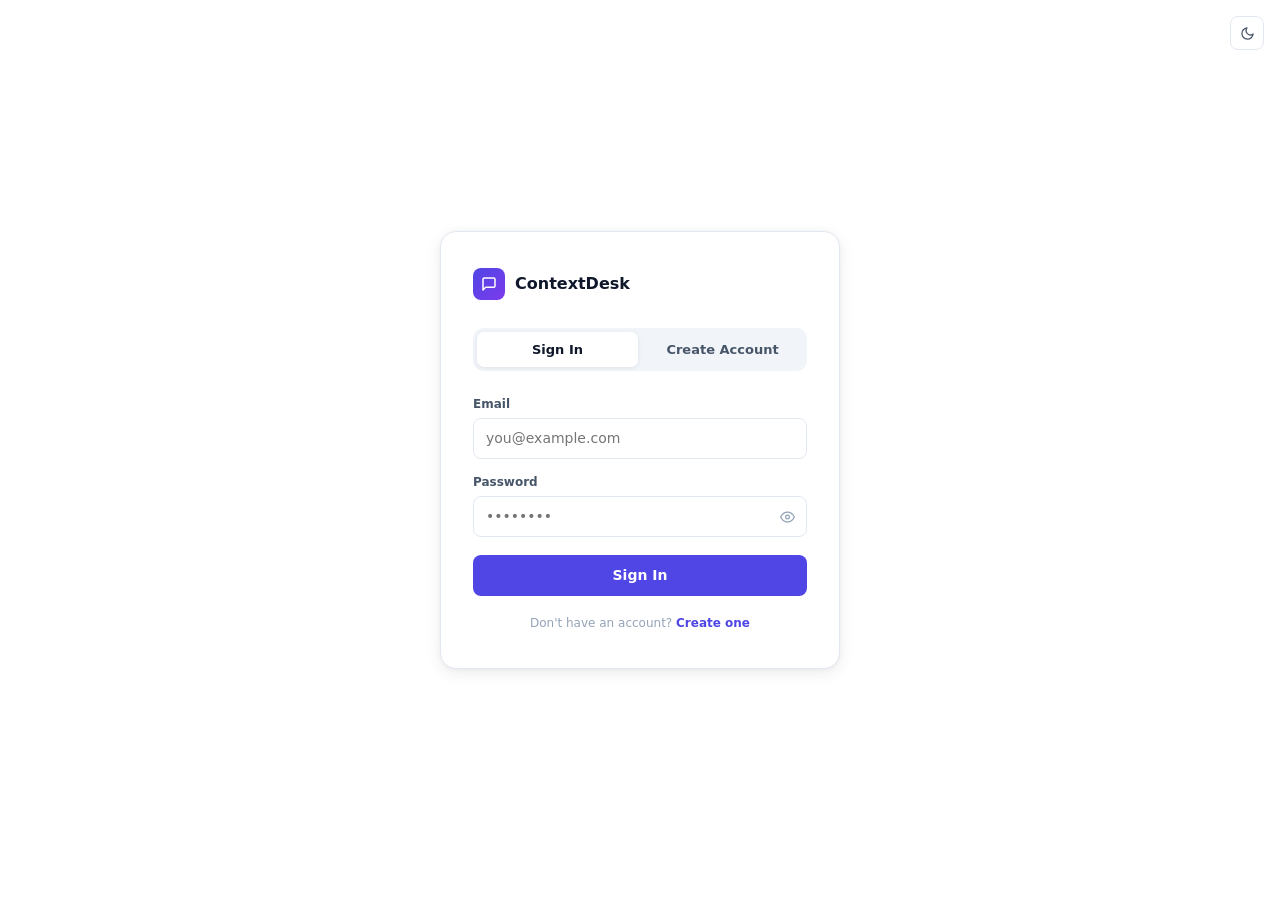
<file: templates/auth.html>
<!doctype html>
<html lang="en">
<head>
  <meta charset="UTF-8">
  <meta name="viewport" content="width=device-width, initial-scale=1.0">
  <title>ContextDesk - Sign In</title>
  <link rel="stylesheet" href="/static/css/styles.css">
  <style>
    body {
      height: 100vh;
      overflow: auto;
      display: flex;
      flex-direction: column;
      align-items: center;
      justify-content: center;
      background: var(--bg);
    }

    .auth-theme-btn {
      position: fixed;
      top: 16px;
      right: 16px;
      width: 34px;
      height: 34px;
      display: flex;
      align-items: center;
      justify-content: center;
      border: 1px solid var(--border);
      border-radius: var(--r);
      background: var(--surface);
      color: var(--text2);
      cursor: pointer;
    }

    .auth-card {
      width: 100%;
      max-width: 400px;
      margin: 20px;
      padding: 36px 32px;
      border: 1px solid var(--border);
      border-radius: 16px;
      background: var(--surface);
      box-shadow: var(--shadow);
    }

    .auth-logo {
      display: flex;
      align-items: center;
      gap: 10px;
      margin-bottom: 28px;
    }

    .auth-logo-icon {
      width: 32px;
      height: 32px;
      display: flex;
      align-items: center;
      justify-content: center;
      border-radius: 8px;
      background: linear-gradient(135deg, #4f46e5, #7c3aed);
      color: #fff;
      flex-shrink: 0;
    }

    .auth-logo-name {
      font-size: 16px;
      font-weight: 700;
      color: var(--text);
    }

    .auth-tabs {
      display: flex;
      gap: 4px;
      margin-bottom: 24px;
      padding: 4px;
      border-radius: 10px;
      background: var(--surface2);
    }

    .auth-tab {
      flex: 1;
      padding: 8px;
      border: 0;
      border-radius: 7px;
      background: transparent;
      color: var(--text2);
      font: inherit;
      font-size: 13px;
      font-weight: 600;
      cursor: pointer;
      transition: background .15s, color .15s;
    }

    .auth-tab.active {
      background: var(--surface);
      color: var(--text);
      box-shadow: 0 1px 4px rgba(0,0,0,.08);
    }

    .auth-form { display: none; flex-direction: column; gap: 14px; }
    .auth-form.active { display: flex; }

    .auth-field { display: flex; flex-direction: column; gap: 5px; }

    .auth-label {
      font-size: 12px;
      font-weight: 600;
      color: var(--text2);
    }

    .auth-input {
      padding: 9px 12px;
      border: 1px solid var(--border);
      border-radius: var(--r);
      background: var(--bg);
      color: var(--text);
      font: inherit;
      font-size: 14px;
      outline: none;
      transition: border-color .15s;
    }

    .auth-input:focus { border-color: var(--accent); }

    .auth-btn {
      width: 100%;
      padding: 10px;
      border: 0;
      border-radius: var(--r);
      background: var(--accent);
      color: var(--accent-fg);
      font: inherit;
      font-size: 14px;
      font-weight: 600;
      cursor: pointer;
      margin-top: 4px;
      transition: background .15s;
    }

    .auth-btn:hover { background: var(--accent-h); }
    .auth-btn:disabled { opacity: .6; cursor: not-allowed; }

    .auth-msg {
      padding: 10px 13px;
      border-radius: var(--r);
      font-size: 13px;
      font-weight: 500;
      margin-bottom: 6px;
    }

    .auth-msg.ok {
      background: var(--ok-lt);
      color: var(--ok);
      border: 1px solid var(--ok);
    }

    .auth-msg.err {
      background: var(--err-lt);
      color: var(--err);
      border: 1px solid var(--err);
    }

    .auth-hint {
      margin-top: 18px;
      text-align: center;
      font-size: 12px;
      color: var(--text3);
    }

    .auth-hint a {
      color: var(--accent);
      text-decoration: none;
      font-weight: 600;
      cursor: pointer;
    }

    .auth-divider {
      height: 1px;
      background: var(--border);
      margin: 4px 0;
    }

    .pw-wrap { position: relative; }
    .pw-toggle {
      position: absolute;
      right: 10px;
      top: 50%;
      transform: translateY(-50%);
      background: none;
      border: none;
      color: var(--text3);
      cursor: pointer;
      padding: 2px;
      display: flex;
      align-items: center;
    }
  </style>
</head>
<body data-theme="light">

  <button class="auth-theme-btn" id="themeBtn" type="button" title="Toggle theme"></button>

  <div class="auth-card">
    <div class="auth-logo">
      <div class="auth-logo-icon">
        <svg width="16" height="16" viewBox="0 0 24 24" fill="none" stroke="currentColor" stroke-width="2.25" stroke-linecap="round" stroke-linejoin="round">
          <path d="M21 15a2 2 0 0 1-2 2H7l-4 4V5a2 2 0 0 1 2-2h14a2 2 0 0 1 2 2z"></path>
        </svg>
      </div>
      <span class="auth-logo-name">ContextDesk</span>
    </div>

    <div id="msgBox"></div>

    <div class="auth-tabs">
      <button class="auth-tab active" id="tabLogin" type="button">Sign In</button>
      <button class="auth-tab" id="tabSignup" type="button">Create Account</button>
    </div>

    <!-- LOGIN FORM -->
    <form class="auth-form active" id="loginForm" method="POST" action="/auth/login">
      <div class="auth-field">
        <label class="auth-label" for="loginEmail">Email</label>
        <input class="auth-input" id="loginEmail" name="email" type="email"
               placeholder="you@example.com" required autocomplete="email">
      </div>
      <div class="auth-field">
        <label class="auth-label" for="loginPassword">Password</label>
        <div class="pw-wrap">
          <input class="auth-input" id="loginPassword" name="password" type="password"
                 placeholder="••••••••" required autocomplete="current-password"
                 style="width:100%;padding-right:38px;">
          <button class="pw-toggle" type="button" data-target="loginPassword" title="Show/hide">
            <svg width="15" height="15" viewBox="0 0 24 24" fill="none" stroke="currentColor" stroke-width="2" stroke-linecap="round" stroke-linejoin="round">
              <path d="M1 12s4-8 11-8 11 8 11 8-4 8-11 8-11-8-11-8z"></path>
              <circle cx="12" cy="12" r="3"></circle>
            </svg>
          </button>
        </div>
      </div>
      <button class="auth-btn" type="submit">Sign In</button>
    </form>

    <!-- SIGNUP FORM -->
    <form class="auth-form" id="signupForm" method="POST" action="/auth/signup">
      <div class="auth-field">
        <label class="auth-label" for="signupName">Full Name</label>
        <input class="auth-input" id="signupName" name="name" type="text"
               placeholder="John Doe" required autocomplete="name">
      </div>
      <div class="auth-field">
        <label class="auth-label" for="signupEmail">Email</label>
        <input class="auth-input" id="signupEmail" name="email" type="email"
               placeholder="you@example.com" required autocomplete="email">
      </div>
      <div class="auth-field">
        <label class="auth-label" for="signupPassword">Password</label>
        <div class="pw-wrap">
          <input class="auth-input" id="signupPassword" name="password" type="password"
                 placeholder="Min. 8 characters" required autocomplete="new-password"
                 minlength="8" style="width:100%;padding-right:38px;">
          <button class="pw-toggle" type="button" data-target="signupPassword" title="Show/hide">
            <svg width="15" height="15" viewBox="0 0 24 24" fill="none" stroke="currentColor" stroke-width="2" stroke-linecap="round" stroke-linejoin="round">
              <path d="M1 12s4-8 11-8 11 8 11 8-4 8-11 8-11-8-11-8z"></path>
              <circle cx="12" cy="12" r="3"></circle>
            </svg>
          </button>
        </div>
      </div>
      <div class="auth-field">
        <label class="auth-label" for="confirmPassword">Confirm Password</label>
        <input class="auth-input" id="confirmPassword" name="confirm_password" type="password"
               placeholder="••••••••" required autocomplete="new-password">
      </div>
      <button class="auth-btn" type="submit" id="signupBtn">Create Account</button>
    </form>

    <div class="auth-hint" id="switchHint">
      Don't have an account? <a id="switchLink">Create one</a>
    </div>
  </div>

  <div class="toast-wrap" id="toastWrap"></div>

  <script>
    const MOON = '<svg width="15" height="15" viewBox="0 0 24 24" fill="none" stroke="currentColor" stroke-width="2" stroke-linecap="round" stroke-linejoin="round"><path d="M21 12.79A9 9 0 1 1 11.21 3 7 7 0 0 0 21 12.79z"></path></svg>';
    const SUN  = '<svg width="15" height="15" viewBox="0 0 24 24" fill="none" stroke="currentColor" stroke-width="2" stroke-linecap="round" stroke-linejoin="round"><circle cx="12" cy="12" r="5"></circle><line x1="12" y1="1" x2="12" y2="3"></line><line x1="12" y1="21" x2="12" y2="23"></line><line x1="4.22" y1="4.22" x2="5.64" y2="5.64"></line><line x1="18.36" y1="18.36" x2="19.78" y2="19.78"></line><line x1="1" y1="12" x2="3" y2="12"></line><line x1="21" y1="12" x2="23" y2="12"></line><line x1="4.22" y1="19.78" x2="5.64" y2="18.36"></line><line x1="18.36" y1="5.64" x2="19.78" y2="4.22"></line></svg>';

    const themeBtn   = document.getElementById("themeBtn");
    const tabLogin   = document.getElementById("tabLogin");
    const tabSignup  = document.getElementById("tabSignup");
    const loginForm  = document.getElementById("loginForm");
    const signupForm = document.getElementById("signupForm");
    const switchHint = document.getElementById("switchHint");
    const switchLink = document.getElementById("switchLink");
    const msgBox     = document.getElementById("msgBox");

    function applyTheme(t) {
      document.body.dataset.theme = t;
      localStorage.setItem("cd-theme", t);
      themeBtn.innerHTML = t === "dark" ? SUN : MOON;
    }

    themeBtn.addEventListener("click", () => {
      applyTheme(document.body.dataset.theme === "dark" ? "light" : "dark");
    });

    let activeTab = "login";

    function showTab(tab) {
      activeTab = tab;
      if (tab === "login") {
        tabLogin.classList.add("active");
        tabSignup.classList.remove("active");
        loginForm.classList.add("active");
        signupForm.classList.remove("active");
        switchHint.innerHTML = 'Don\'t have an account? <a id="switchLink">Create one</a>';
      } else {
        tabSignup.classList.add("active");
        tabLogin.classList.remove("active");
        signupForm.classList.add("active");
        loginForm.classList.remove("active");
        switchHint.innerHTML = 'Already have an account? <a id="switchLink">Sign in</a>';
      }
      document.getElementById("switchLink").addEventListener("click", () => {
        showTab(tab === "login" ? "signup" : "login");
      });
      msgBox.innerHTML = "";
    }

    tabLogin.addEventListener("click",  () => showTab("login"));
    tabSignup.addEventListener("click", () => showTab("signup"));
    switchLink.addEventListener("click", () => showTab(activeTab === "login" ? "signup" : "login"));

    // Password toggle
    document.addEventListener("click", e => {
      const btn = e.target.closest(".pw-toggle");
      if (!btn) return;
      const input = document.getElementById(btn.dataset.target);
      if (!input) return;
      input.type = input.type === "password" ? "text" : "password";
    });

    // Confirm password validation
    document.getElementById("signupForm").addEventListener("submit", e => {
      const pw  = document.getElementById("signupPassword").value;
      const cpw = document.getElementById("confirmPassword").value;
      if (pw !== cpw) {
        e.preventDefault();
        showMsg("Passwords do not match.", "err");
      }
    });

    // Show message from URL params
    function showMsg(text, type) {
      msgBox.innerHTML = `<div class="auth-msg ${type}">${text}</div>`;
    }

    function readParams() {
      const p = new URLSearchParams(window.location.search);
      const tab = p.get("tab");
      const msg = p.get("msg");
      const err = p.get("error");

      if (tab === "signup") showTab("signup");

      if (msg === "email_sent") {
        showMsg("Account created! Please check your email to verify your address before signing in.", "ok");
      } else if (msg === "verified") {
        showMsg("Email verified successfully. You can now sign in.", "ok");
      } else if (msg === "logged_out") {
        showMsg("You have been signed out.", "ok");
      }

      if (err === "invalid_credentials") {
        showMsg("Incorrect email or password.", "err");
      } else if (err === "not_verified") {
        showMsg("Please verify your email before signing in. Check your inbox.", "err");
      } else if (err === "email_exists") {
        showTab("signup");
        showMsg("An account with this email already exists.", "err");
      } else if (err === "token_expired") {
        showMsg("Verification link has expired. Please sign up again.", "err");
      } else if (err === "token_invalid") {
        showMsg("Invalid verification link.", "err");
      } else if (err === "email_failed") {
        showMsg("Account created but verification email could not be sent. Please contact support.", "err");
      }
    }

    applyTheme(localStorage.getItem("cd-theme") || "light");
    readParams();
  </script>
</body>
</html>
</file>
<file: static/css/styles.css>
*, *::before, *::after { box-sizing: border-box; margin: 0; padding: 0; }
html, body { height: 100%; }

:root {
  --bg: #ffffff;
  --bg2: #f8fafc;
  --surface: #ffffff;
  --surface2: #f1f5f9;
  --border: #e2e8f0;
  --border-h: #cbd5e1;
  --accent: #4f46e5;
  --accent-h: #4338ca;
  --accent-lt: rgba(79, 70, 229, 0.09);
  --accent-fg: #ffffff;
  --text: #0f172a;
  --text2: #475569;
  --text3: #94a3b8;
  --user-bg: #4f46e5;
  --user-txt: #ffffff;
  --bot-bg: #f8fafc;
  --ok: #059669;
  --ok-lt: rgba(5, 150, 105, 0.1);
  --err: #dc2626;
  --err-lt: rgba(220, 38, 38, 0.1);
  --warn: #d97706;
  --sidebar-w: 300px;
  --shadow: 0 4px 16px rgba(0, 0, 0, 0.08), 0 1px 4px rgba(0, 0, 0, 0.04);
  --r: 8px;
  --r2: 12px;
  --font: "Inter", "Segoe UI Variable", "Segoe UI", system-ui, -apple-system, sans-serif;
}

[data-theme="dark"] {
  --bg: #0f172a;
  --bg2: #1e293b;
  --surface: #1e293b;
  --surface2: #334155;
  --border: #334155;
  --border-h: #475569;
  --accent: #818cf8;
  --accent-h: #a5b4fc;
  --accent-lt: rgba(129, 140, 248, 0.12);
  --accent-fg: #0f172a;
  --text: #f1f5f9;
  --text2: #cbd5e1;
  --text3: #64748b;
  --bot-bg: #1e293b;
  --ok: #34d399;
  --ok-lt: rgba(52, 211, 153, 0.1);
  --err: #f87171;
  --err-lt: rgba(248, 113, 113, 0.1);
  --warn: #fbbf24;
}

body {
  font-family: var(--font);
  background: var(--bg);
  color: var(--text);
  display: flex;
  flex-direction: column;
  height: 100vh;
  overflow: hidden;
  font-size: 14px;
  line-height: 1.5;
}

.topbar {
  display: flex;
  align-items: center;
  gap: 10px;
  height: 54px;
  padding: 0 18px;
  background: var(--surface);
  border-bottom: 1px solid var(--border);
  flex-shrink: 0;
}

.logo-wrap, .tb-actions, .status-pill, .doc-item, .up-ico, .mavatar, .chips {
  display: flex;
  align-items: center;
}

.logo-wrap { gap: 10px; }
.tb-actions { gap: 8px; }
.tb-spacer { flex: 1; }

.logo-icon {
  width: 30px;
  height: 30px;
  display: flex;
  align-items: center;
  justify-content: center;
  border-radius: 7px;
  background: linear-gradient(135deg, #4f46e5, #7c3aed);
  color: #fff;
}

.logo-name { font-size: 15px; font-weight: 700; }
.logo-pill {
  display: inline-block;
  margin-top: 2px;
  padding: 2px 6px;
  border-radius: 999px;
  background: var(--accent-lt);
  color: var(--accent);
  font-size: 10px;
  font-weight: 600;
}

.status-pill, .icon-btn, .btn, .chip, #sendBtn, .doc-del { cursor: pointer; }

.status-pill {
  gap: 7px;
  padding: 5px 11px;
  border: 1px solid var(--border);
  border-radius: 999px;
  background: var(--surface2);
  color: var(--text2);
}

.icon-btn {
  width: 34px;
  height: 34px;
  display: flex;
  align-items: center;
  justify-content: center;
  border: 1px solid var(--border);
  border-radius: var(--r);
  background: var(--surface);
  color: var(--text2);
}

.sdot {
  width: 7px;
  height: 7px;
  border-radius: 50%;
  background: var(--warn);
}

.sdot.ok { background: var(--ok); box-shadow: 0 0 0 2px var(--ok-lt); }
.sdot.err { background: var(--err); box-shadow: 0 0 0 2px var(--err-lt); }
.sdot.spin { animation: sdot-pulse 1s infinite; }

@keyframes sdot-pulse {
  0%, 100% { opacity: .35; }
  50% { opacity: 1; }
}

.layout {
  display: flex;
  flex: 1;
  min-height: 0;
  overflow: hidden;
}

.sidebar {
  width: var(--sidebar-w);
  display: flex;
  flex-direction: column;
  border-right: 1px solid var(--border);
  background: var(--bg2);
  overflow: hidden;
}

.sb-section {
  padding: 14px 14px 12px;
  border-bottom: 1px solid var(--border);
}

.sb-docs-hdr {
  padding: 10px 14px 6px;
  display: flex;
  align-items: center;
  justify-content: space-between;
}

.sb-label {
  margin-bottom: 10px;
  color: var(--text3);
  font-size: 10px;
  font-weight: 700;
  letter-spacing: .09em;
  text-transform: uppercase;
}

.no-margin { margin-bottom: 0; }

.upzone {
  display: block;
  position: relative;
  padding: 18px 14px;
  border: 2px dashed var(--border);
  border-radius: var(--r2);
  background: var(--surface);
  text-align: center;
}

.upzone.drag, .upzone:hover {
  border-color: var(--accent);
  background: var(--accent-lt);
}

.upzone input {
  position: absolute;
  inset: 0;
  width: 100%;
  height: 100%;
  opacity: 0;
}

.up-ico {
  width: 38px;
  height: 38px;
  justify-content: center;
  margin: 0 auto 9px;
  border-radius: var(--r);
  background: var(--accent-lt);
  color: var(--accent);
}

.up-title { margin-bottom: 3px; font-size: 12px; font-weight: 600; }
.up-hint { color: var(--text3); font-size: 11px; }

.up-bar-wrap {
  display: none;
  margin-top: 10px;
  height: 3px;
  border-radius: 999px;
  overflow: hidden;
  background: var(--border);
}

.up-bar {
  width: 0;
  height: 100%;
  background: linear-gradient(90deg, var(--accent), #7c3aed);
  transition: width .4s;
}

.doc-list {
  flex: 1;
  overflow-y: auto;
  padding: 0 6px 6px;
}

.doc-cnt {
  padding: 1px 7px;
  border: 1px solid var(--border);
  border-radius: 999px;
  background: var(--surface2);
  color: var(--text3);
  font-size: 10px;
  font-weight: 600;
}

.doc-item {
  gap: 9px;
  padding: 8px 9px;
  border-radius: var(--r);
}

.doc-item:hover { background: var(--surface); }
.doc-item:hover .doc-del { opacity: 1; }

.ficon {
  width: 30px;
  height: 30px;
  display: flex;
  align-items: center;
  justify-content: center;
  border-radius: 6px;
  font-size: 9px;
  font-weight: 800;
}

.ficon.pdf { background: rgba(220, 38, 38, .12); color: #dc2626; }
.ficon.docx { background: rgba(37, 99, 235, .12); color: #2563eb; }
.ficon.txt { background: rgba(79, 70, 229, .12); color: #4f46e5; }
.ficon.md { background: rgba(5, 150, 105, .12); color: #059669; }
.ficon.file { background: var(--surface2); color: var(--text3); }

.doc-name {
  flex: 1;
  overflow: hidden;
  text-overflow: ellipsis;
  white-space: nowrap;
  font-size: 12px;
  font-weight: 500;
}

.doc-del {
  opacity: 0;
  padding: 3px;
  border: 0;
  border-radius: 4px;
  background: transparent;
  color: var(--text3);
}

.doc-empty {
  padding: 24px 14px;
  text-align: center;
  color: var(--text3);
  font-size: 12px;
}

.sb-footer {
  padding: 11px 14px 14px;
  border-top: 1px solid var(--border);
}

.btn {
  width: 100%;
  padding: 9px 14px;
  border: 0;
  border-radius: var(--r);
  font: inherit;
  font-size: 13px;
  font-weight: 600;
}

.btn-primary {
  background: var(--accent);
  color: var(--accent-fg);
}

.idx-status {
  min-height: 14px;
  margin-top: 6px;
  text-align: center;
  color: var(--text3);
  font-size: 11px;
}

.idx-status.ok { color: var(--ok); }
.idx-status.err { color: var(--err); }

.chat-main {
  flex: 1;
  display: flex;
  flex-direction: column;
  min-width: 0;
  background: var(--bg);
  overflow: hidden;
}

.messages {
  flex: 1;
  overflow-y: auto;
  display: flex;
  flex-direction: column;
}

.msgs-inner {
  width: 100%;
  max-width: 740px;
  margin: 0 auto;
  padding: 20px 22px;
  display: flex;
  flex-direction: column;
  gap: 4px;
  flex: 1;
}

.welcome {
  min-height: 400px;
  display: flex;
  flex-direction: column;
  align-items: center;
  justify-content: center;
  padding: 40px 20px;
  text-align: center;
}

.wlc-icon {
  width: 58px;
  height: 58px;
  margin: 0 auto 18px;
  display: flex;
  align-items: center;
  justify-content: center;
  border-radius: 16px;
  background: linear-gradient(135deg, #4f46e5, #7c3aed);
}

.welcome h1 { margin-bottom: 9px; font-size: 23px; font-weight: 700; }
.welcome p {
  max-width: 420px;
  margin-bottom: 22px;
  color: var(--text2);
  font-size: 13px;
  line-height: 1.7;
}

.chips {
  justify-content: center;
  flex-wrap: wrap;
  gap: 7px;
}

.chip {
  padding: 6px 11px;
  border: 1px solid var(--border);
  border-radius: 999px;
  background: var(--surface2);
  color: var(--text2);
  font-size: 12px;
}

.mrow {
  display: flex;
  gap: 10px;
  padding: 5px 0;
  animation: fadeUp .2s ease;
}

.mrow.user { flex-direction: row-reverse; }

@keyframes fadeUp {
  from { opacity: 0; transform: translateY(5px); }
  to { opacity: 1; transform: translateY(0); }
}

.mavatar {
  width: 30px;
  height: 30px;
  justify-content: center;
  border-radius: var(--r);
  flex-shrink: 0;
  font-size: 10px;
  font-weight: 700;
}

.mrow.user .mavatar {
  background: linear-gradient(135deg, #4f46e5, #7c3aed);
  color: #fff;
}

.mrow.bot .mavatar {
  justify-content: center;
  border: 1px solid var(--border);
  background: var(--surface2);
  color: var(--accent);
}

.mbody {
  flex: 1;
  min-width: 0;
  max-width: calc(100% - 40px);
}

.mrow.user .mbody {
  display: flex;
  justify-content: flex-end;
}

.bubble {
  padding: 10px 14px;
  border-radius: var(--r2);
  font-size: 14px;
  line-height: 1.65;
}

.mrow.user .bubble {
  max-width: 82%;
  background: var(--user-bg);
  color: var(--user-txt);
  border-radius: var(--r2) 4px var(--r2) var(--r2);
}

.mrow.bot .bubble {
  width: 100%;
  border: 1px solid var(--border);
  background: var(--bot-bg);
  border-radius: 4px var(--r2) var(--r2) var(--r2);
}

.bubble p { margin-bottom: 9px; }
.bubble p:last-child { margin-bottom: 0; }
.bubble h1 { font-size: 17px; margin: 13px 0 5px; }
.bubble h2 { font-size: 15px; margin: 12px 0 4px; }
.bubble h3 { font-size: 14px; margin: 10px 0 4px; }
.bubble ul, .bubble ol { margin-bottom: 9px; padding-left: 19px; }
.bubble li { margin-bottom: 3px; }
.bubble hr { margin: 11px 0; border: 0; border-top: 1px solid var(--border); }

.bubble blockquote {
  margin: 8px 0;
  padding: 4px 11px;
  border-left: 3px solid var(--accent);
  border-radius: 0 var(--r) var(--r) 0;
  background: var(--accent-lt);
  color: var(--text2);
}

.code-wrap { position: relative; margin: 9px 0; }

.code-wrap pre {
  overflow-x: auto;
  padding: 11px 13px;
  border: 1px solid var(--border);
  border-radius: var(--r);
  background: var(--surface2);
}

.copy-btn {
  position: absolute;
  top: 7px;
  right: 7px;
  padding: 3px 8px;
  border: 1px solid var(--border);
  border-radius: 5px;
  background: var(--surface);
  color: var(--text3);
  font-size: 10px;
}

.icode {
  padding: 1px 5px;
  border: 1px solid var(--border);
  border-radius: 4px;
  background: var(--surface2);
  font-family: "Cascadia Code", Consolas, monospace;
}

.sources {
  margin-top: 9px;
  padding-top: 9px;
  border-top: 1px solid var(--border);
  display: flex;
  align-items: center;
  flex-wrap: wrap;
  gap: 5px;
  font-size: 11px;
}

.src-lbl {
  color: var(--text3);
  font-weight: 700;
  letter-spacing: .05em;
  text-transform: uppercase;
}

.src-tag {
  display: inline-flex;
  align-items: center;
  padding: 2px 8px;
  border-radius: 999px;
  background: var(--accent-lt);
  color: var(--accent);
}

.typing-dots {
  display: flex;
  align-items: center;
  gap: 4px;
  padding: 5px 0;
}

.typing-dots span {
  width: 6px;
  height: 6px;
  border-radius: 50%;
  background: var(--text3);
  animation: dbounce .9s infinite;
}

.typing-dots span:nth-child(2) { animation-delay: .15s; }
.typing-dots span:nth-child(3) { animation-delay: .3s; }

@keyframes dbounce {
  0%, 60%, 100% { transform: translateY(0); opacity: .35; }
  30% { transform: translateY(-5px); opacity: 1; }
}

.input-area {
  padding: 10px 22px 14px;
  border-top: 1px solid var(--border);
  background: var(--surface);
}

.input-wrap {
  max-width: 740px;
  margin: 0 auto;
}

.input-hint {
  padding-bottom: 7px;
  color: var(--text3);
  text-align: center;
  font-size: 11px;
}

kbd {
  padding: 1px 5px;
  border: 1px solid var(--border);
  border-bottom-width: 2px;
  border-radius: 4px;
  background: var(--surface2);
  font-size: 10px;
}

.input-box {
  display: flex;
  gap: 7px;
  align-items: flex-end;
  padding: 7px 7px 7px 13px;
  border: 1px solid var(--border);
  border-radius: var(--r2);
  background: var(--surface);
}

#chatInput {
  flex: 1;
  min-height: 21px;
  max-height: 130px;
  resize: none;
  border: 0;
  outline: 0;
  background: transparent;
  color: var(--text);
  font: inherit;
}

#sendBtn {
  width: 34px;
  height: 34px;
  border: 0;
  border-radius: var(--r);
  background: var(--accent);
  color: #fff;
}

.toast-wrap {
  position: fixed;
  right: 18px;
  bottom: 18px;
  z-index: 9999;
  display: flex;
  flex-direction: column;
  gap: 7px;
  pointer-events: none;
}

.toast {
  max-width: 290px;
  padding: 10px 15px;
  border-radius: var(--r);
  color: #fff;
  font-size: 13px;
  font-weight: 500;
  box-shadow: var(--shadow);
  opacity: 0;
  transform: translateY(7px) translateX(3px);
  transition: all .3s ease;
}

.toast.show { opacity: 1; transform: translateY(0) translateX(0); }
.toast.ok { background: #059669; }
.toast.err { background: #dc2626; }
.toast.info { background: #4f46e5; }

@media (max-width: 860px) {
  body { height: auto; overflow: auto; }
  .layout { flex-direction: column; overflow: visible; }
  .sidebar {
    width: 100%;
    border-right: 0;
    border-bottom: 1px solid var(--border);
  }
  .chat-main { min-height: 55vh; }
  .msgs-inner { padding: 14px; }
  .input-area { padding: 9px 14px 13px; }
}
</file>
